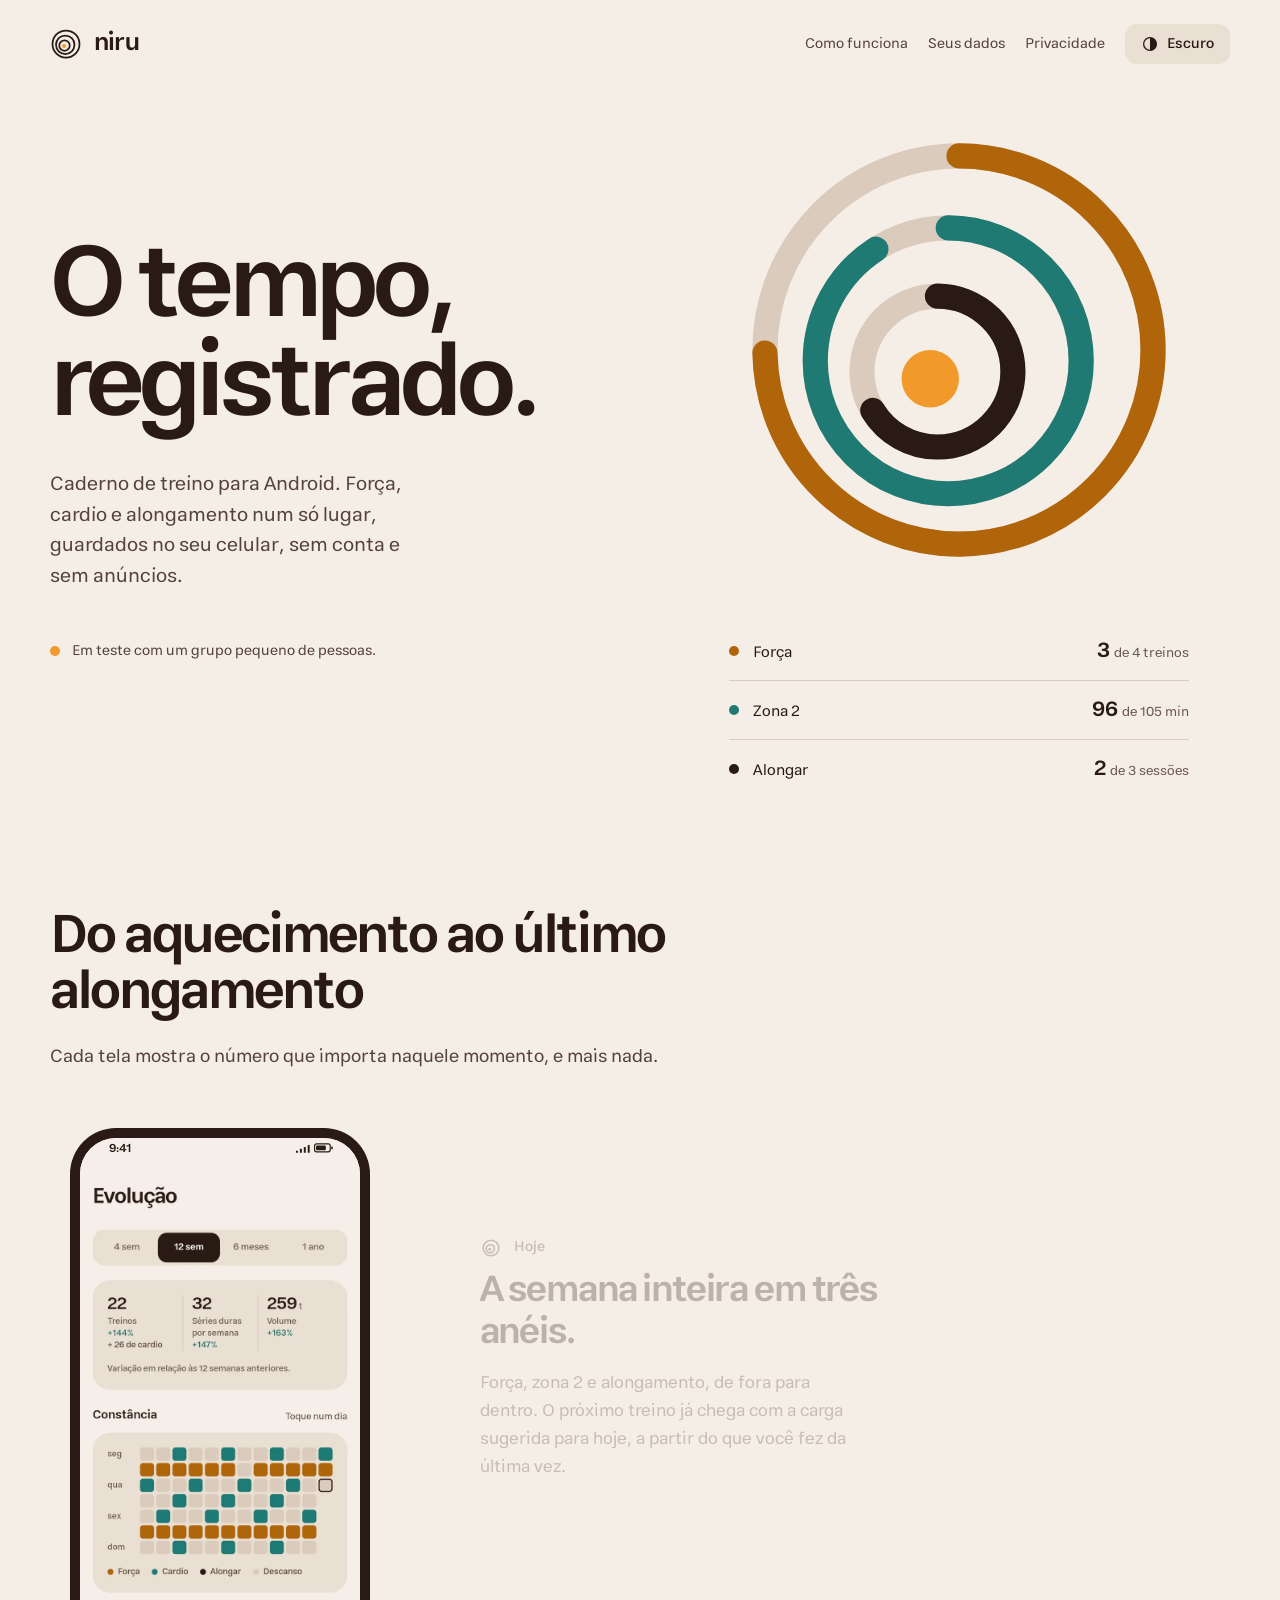
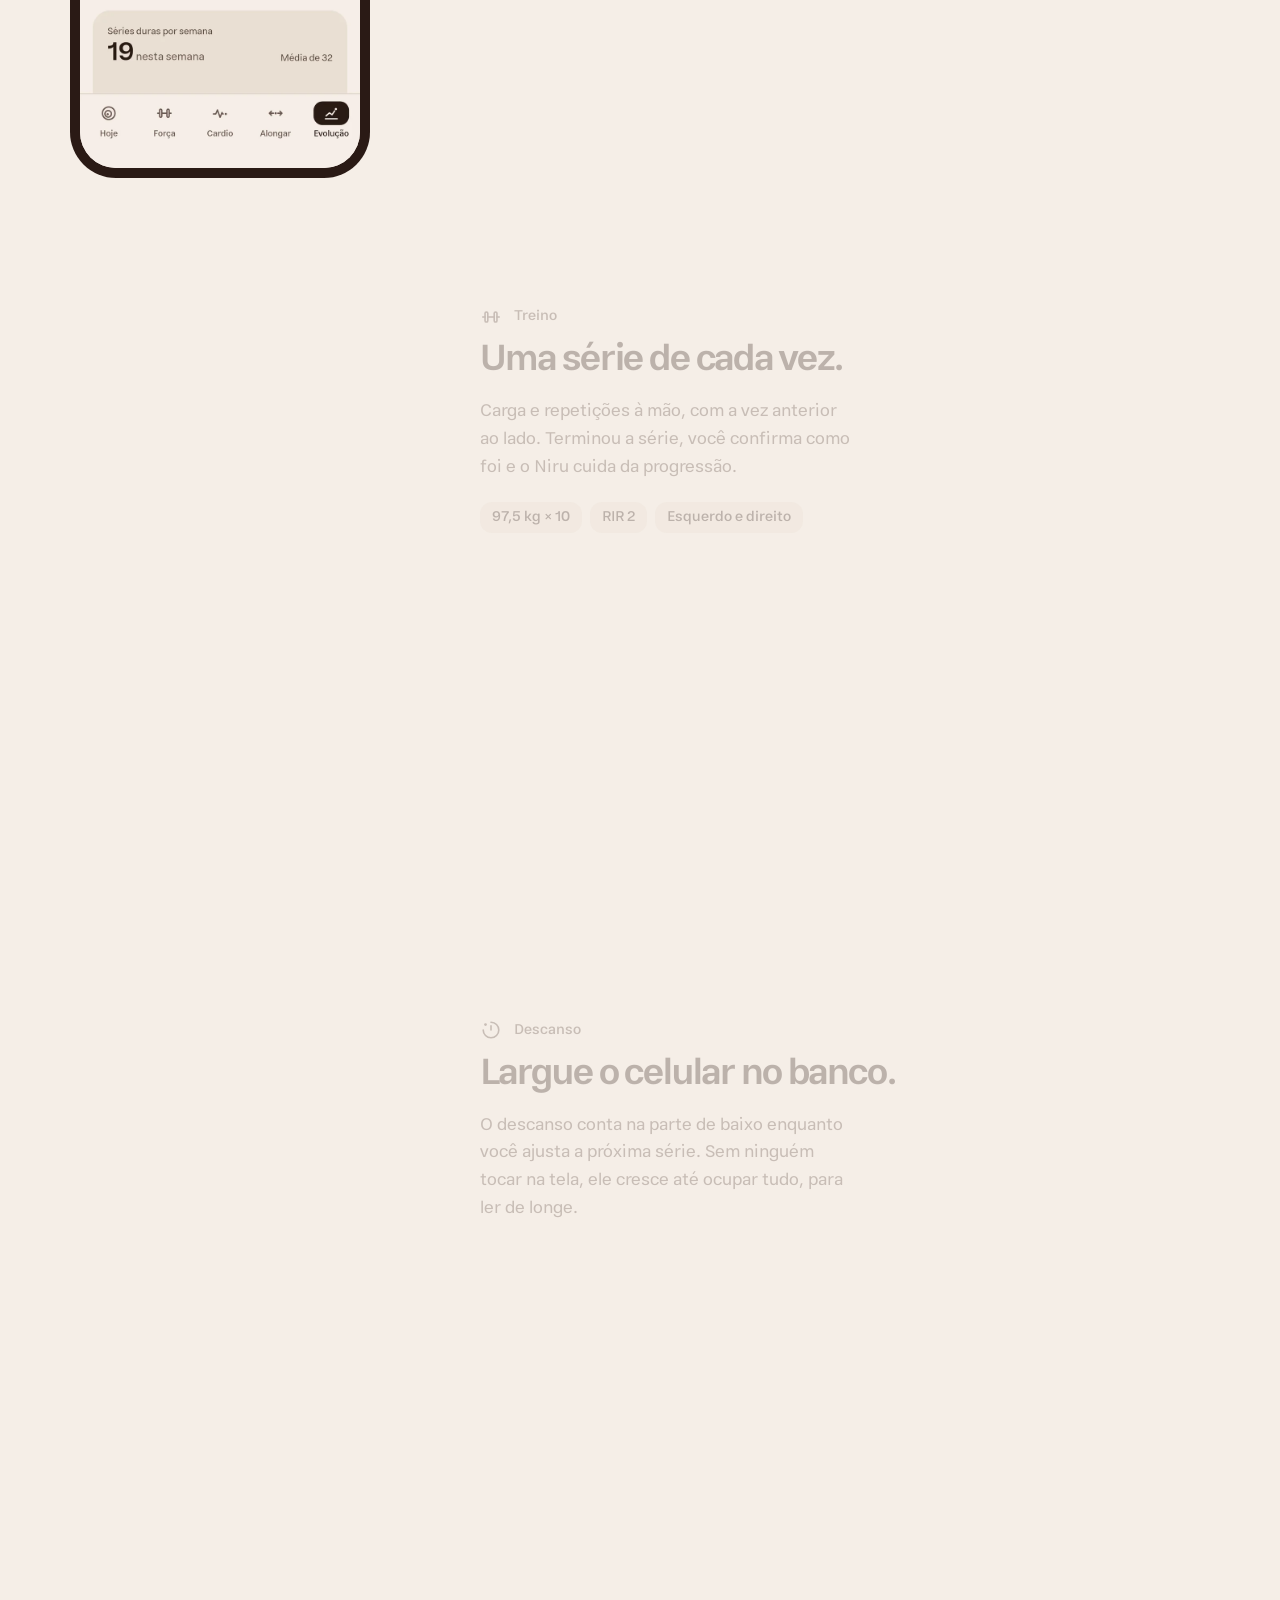
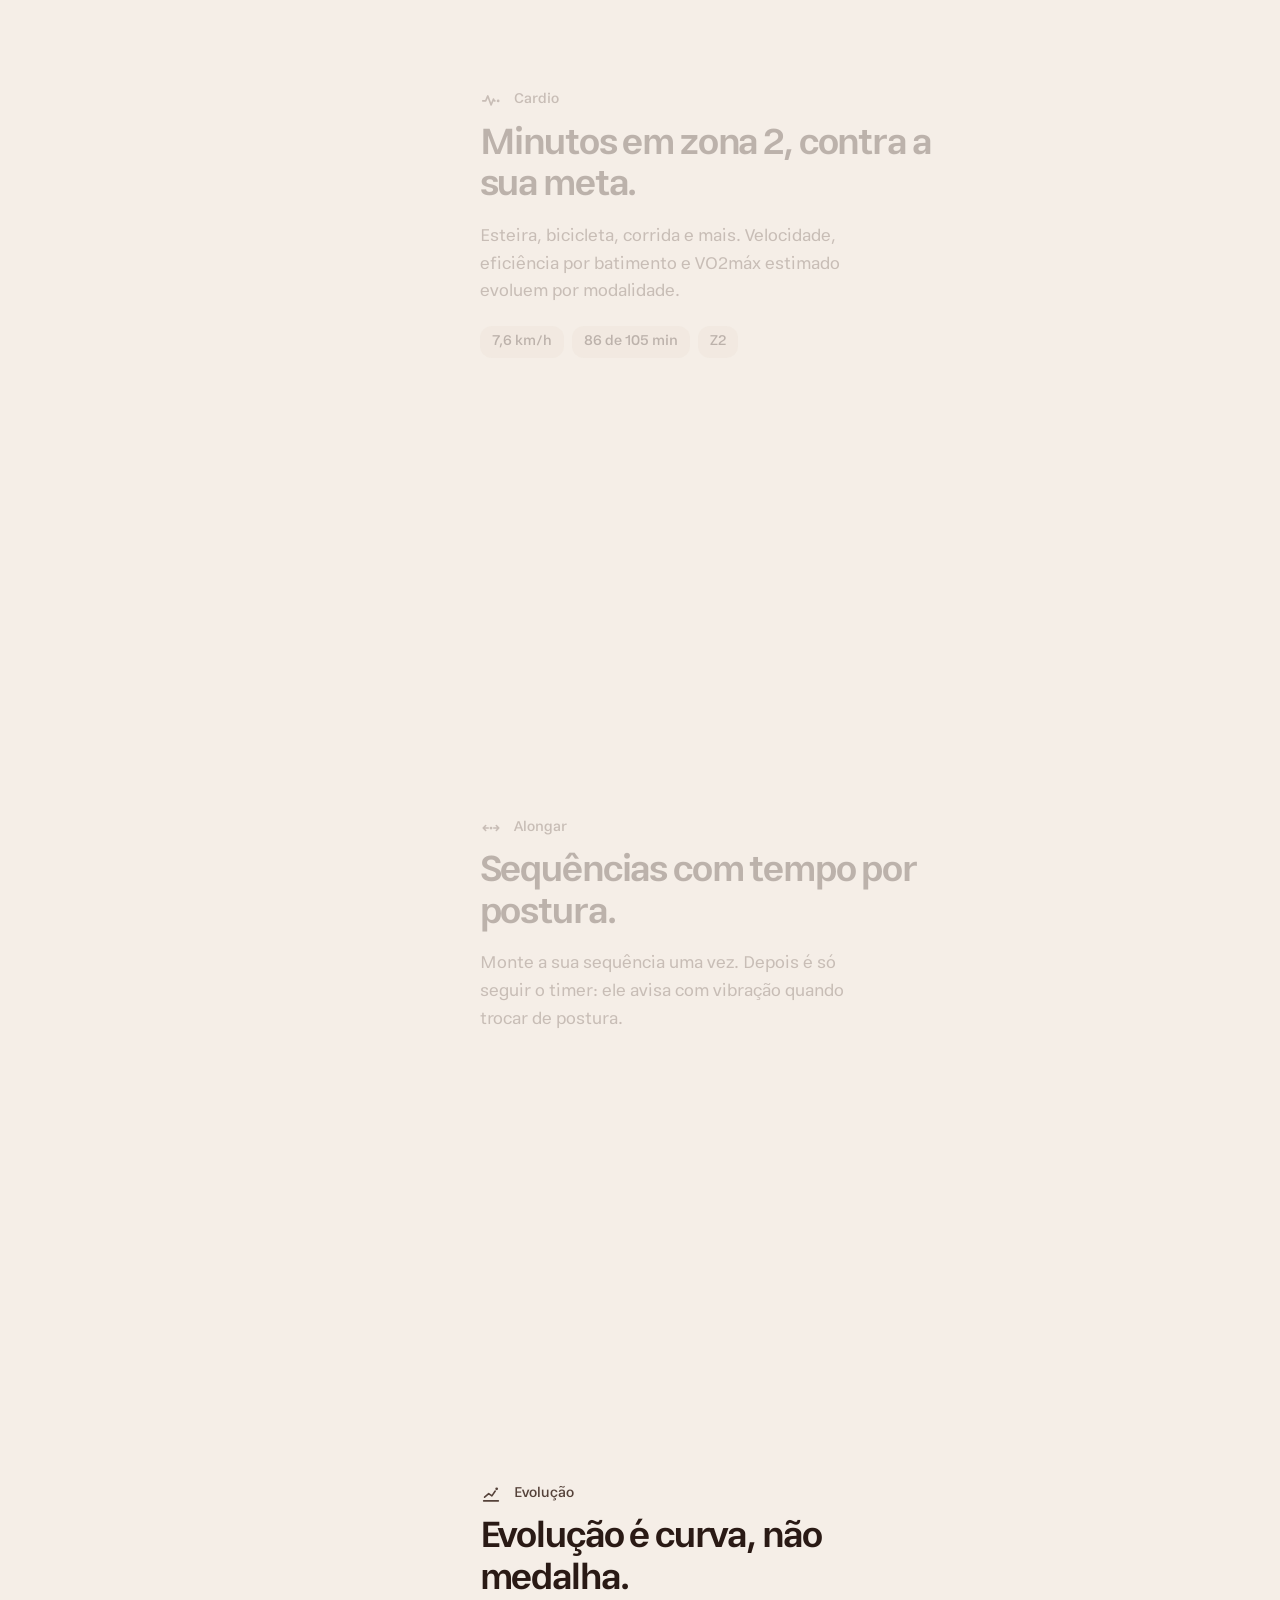
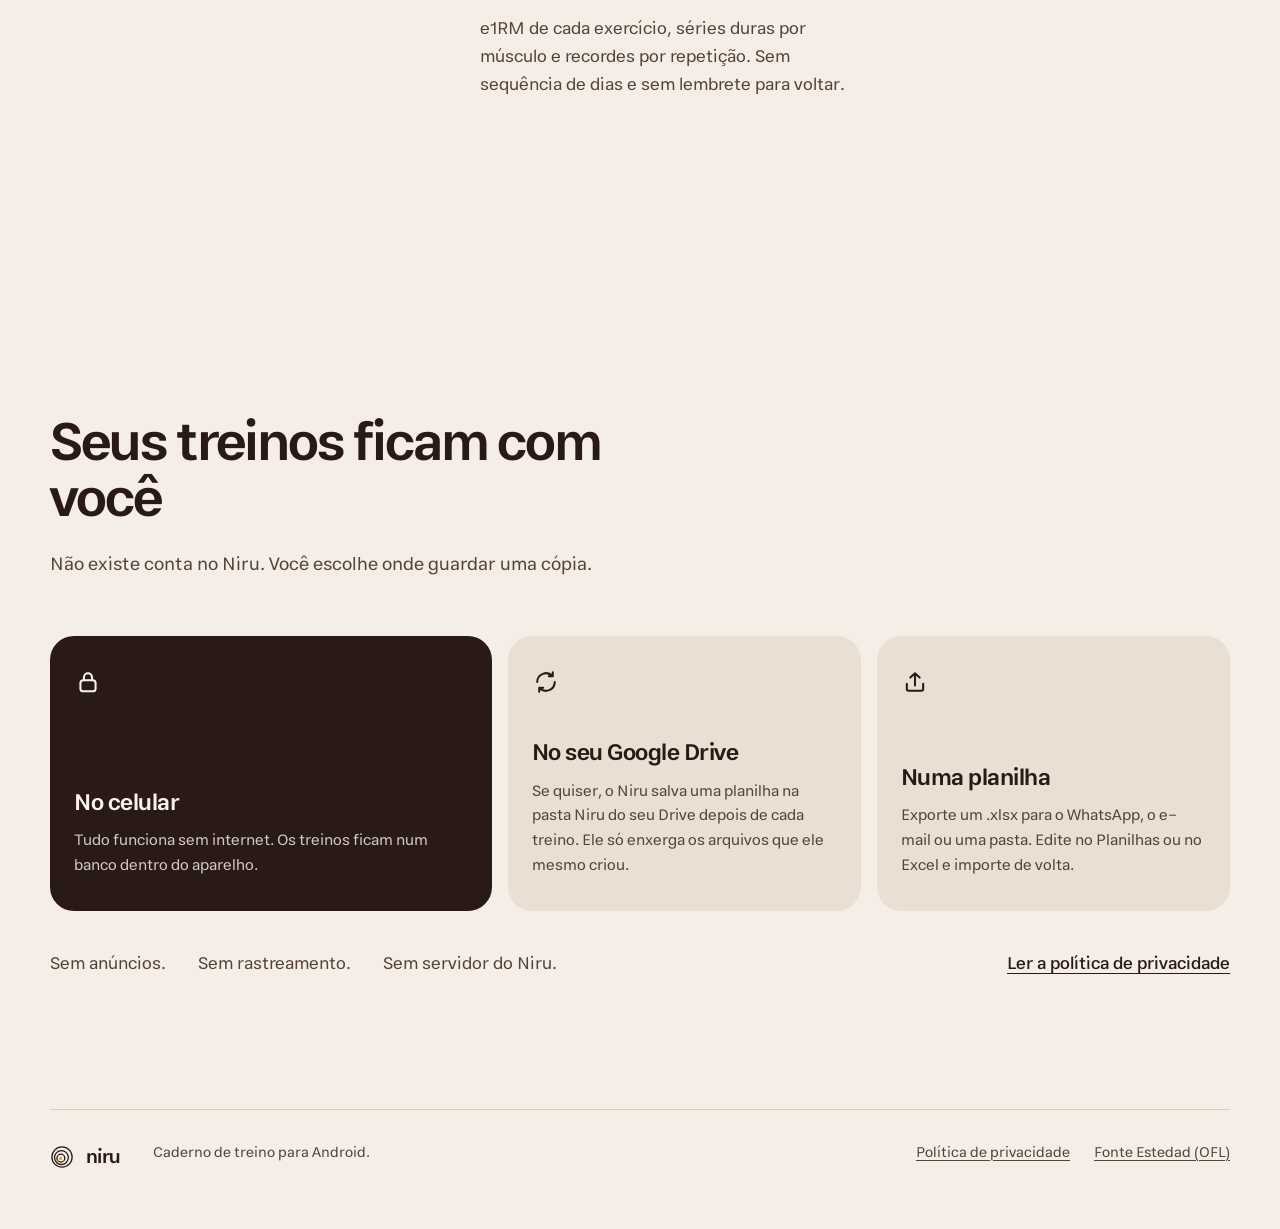
<file: index.html>
<!doctype html>
<html lang="pt-BR">
<head>
  <meta charset="utf-8">
  <meta name="viewport" content="width=device-width, initial-scale=1">
  <title>Niru: caderno de treino para Android</title>
  <meta name="description" content="Niru registra força, cardio e alongamento no seu celular, sem conta e sem anúncios. Backup opcional no seu próprio Google Drive.">
  <meta name="theme-color" content="#f5eee7" media="(prefers-color-scheme: light)">
  <meta name="theme-color" content="#1a100d" media="(prefers-color-scheme: dark)">
  <meta property="og:title" content="Niru: o tempo, registrado">
  <meta property="og:description" content="Caderno de treino para Android: força, cardio e alongamento, sem conta e sem anúncios.">
  <meta property="og:image" content="img/hoje-claro.webp">
  <link rel="icon" href="img/niru-simbolo.svg" type="image/svg+xml">
  <link rel="preload" href="fonts/estedad.woff2" as="font" type="font/woff2" crossorigin>
  <link rel="stylesheet" href="style.css">
  <script>
    (function () {
      var saved = localStorage.getItem('niru-tema');
      var dark = saved ? saved === 'dark' : matchMedia('(prefers-color-scheme: dark)').matches;
      document.documentElement.dataset.theme = dark ? 'dark' : 'light';
    })();
  </script>
</head>
<body>
  <a class="skip" href="#conteudo">Pular para o conteúdo</a>

  <header class="top">
    <a class="brand" href="./" aria-label="Niru, página inicial">
      <svg viewBox="0 0 64 64" aria-hidden="true"><circle cx="32" cy="32" r="27" fill="none" stroke="currentColor" stroke-width="3.5"/><circle cx="30.5" cy="33.5" r="18.5" fill="none" stroke="currentColor" stroke-width="3.5"/><circle cx="29" cy="35" r="10.5" fill="none" stroke="currentColor" stroke-width="3.5"/><circle cx="28" cy="36" r="4" fill="#F2992B"/></svg>
      niru
    </a>
    <nav aria-label="Seções">
      <a href="#como-funciona">Como funciona</a>
      <a href="#seus-dados">Seus dados</a>
      <a class="keep" href="privacidade.html">Privacidade</a>
      <button class="theme" type="button" aria-label="Trocar tema">
        <svg viewBox="0 0 24 24" aria-hidden="true"><circle cx="12" cy="12" r="8.5" fill="none" stroke="currentColor" stroke-width="1.75"/><path d="M12 3.5a8.5 8.5 0 0 1 0 17z" fill="currentColor"/></svg>
        <span>Escuro</span>
      </button>
    </nav>
  </header>

  <main id="conteudo">
    <section class="hero" aria-labelledby="titulo">
      <div>
        <h1 id="titulo">O tempo, registrado.</h1>
        <p class="lede">Caderno de treino para Android. Força, cardio e alongamento num só lugar, guardados no seu celular, sem conta e sem anúncios.</p>
        <p class="status"><i aria-hidden="true"></i>Em teste com um grupo pequeno de pessoas.</p>
      </div>

      <figure class="week" aria-label="Exemplo de semana: força 3 de 4 treinos, zona 2 com 96 de 105 minutos, alongar 2 de 3 sessões">
        <svg class="rings" viewBox="0 0 64 64" aria-hidden="true">
          <g fill="none" stroke-width="3.5">
            <circle class="track" cx="32" cy="32" r="27"/>
            <circle class="track" cx="30.5" cy="33.5" r="18.5"/>
            <circle class="track" cx="29" cy="35" r="10.5"/>
            <circle class="arc forca" cx="32" cy="32" r="27" pathLength="100" transform="rotate(-90 32 32)" style="--off: 25"/>
            <circle class="arc cardio" cx="30.5" cy="33.5" r="18.5" pathLength="100" transform="rotate(-90 30.5 33.5)" style="--off: 8.6"/>
            <circle class="arc alongar" cx="29" cy="35" r="10.5" pathLength="100" transform="rotate(-90 29 35)" style="--off: 33.3"/>
          </g>
          <circle class="dot" cx="28" cy="36" r="4"/>
        </svg>
        <ul class="legend">
          <li><span class="key" style="background: var(--forca)"></span>Força<span><b>3</b><small>de 4 treinos</small></span></li>
          <li><span class="key" style="background: var(--cardio)"></span>Zona 2<span><b>96</b><small>de 105 min</small></span></li>
          <li><span class="key" style="background: var(--alongar)"></span>Alongar<span><b>2</b><small>de 3 sessões</small></span></li>
        </ul>
      </figure>
    </section>

    <section class="tour" id="como-funciona" aria-labelledby="tour-titulo">
      <header>
        <h2 id="tour-titulo">Do aquecimento ao último alongamento</h2>
        <p>Cada tela mostra o número que importa naquele momento, e mais nada.</p>
      </header>

      <div class="stage">
        <div class="stick" aria-hidden="true">
          <div class="phone" id="phone">
            <div class="screen">
              <img data-shot="hoje" alt="" class="on">
              <img data-shot="treino" alt="">
              <img data-shot="descanso" alt="">
              <img data-shot="cardio" alt="">
              <img data-shot="alongar" alt="">
              <img data-shot="evolucao" alt="">
            </div>
            <div class="bar"><span>9:41</span><svg viewBox="0 0 40 12"><path d="M1 9h2v2H1zM5 7h2v4H5zM9 5h2v6H9zM13 3h2v8h-2z"/><rect x="20" y="2" width="16" height="8" rx="2" fill="none" stroke="currentColor" stroke-width="1.2"/><rect x="21.5" y="3.5" width="10" height="5" rx="1"/><rect x="37" y="4.5" width="1.6" height="3" rx=".6"/></svg></div>
            <div class="pill"></div>
          </div>
        </div>

        <ol class="steps">
          <li class="step on" data-shot="hoje">
            <h3><svg viewBox="0 0 24 24" aria-hidden="true"><circle cx="12" cy="12" r="8.5" fill="none" stroke="currentColor" stroke-width="1.75"/><circle cx="11.2" cy="12.8" r="4.4" fill="none" stroke="currentColor" stroke-width="1.75"/><circle cx="10.6" cy="13.4" r="1.5" fill="currentColor"/></svg>Hoje</h3>
            <strong>A semana inteira em três anéis.</strong>
            <p>Força, zona 2 e alongamento, de fora para dentro. O próximo treino já chega com a carga sugerida para hoje, a partir do que você fez da última vez.</p>
            <div class="shot"></div>
          </li>
          <li class="step" data-shot="treino">
            <h3><svg viewBox="0 0 24 24" aria-hidden="true"><rect x="5.5" y="6.5" width="3" height="11" rx="1.5" fill="none" stroke="currentColor" stroke-width="1.75"/><rect x="15.5" y="6.5" width="3" height="11" rx="1.5" fill="none" stroke="currentColor" stroke-width="1.75"/><path d="M8.5 12h7M3 12h2.5M18.5 12H21" fill="none" stroke="currentColor" stroke-width="1.75" stroke-linecap="round"/></svg>Treino</h3>
            <strong>Uma série de cada vez.</strong>
            <p>Carga e repetições à mão, com a vez anterior ao lado. Terminou a série, você confirma como foi e o Niru cuida da progressão.</p>
            <ul class="facts"><li>97,5 kg × 10</li><li>RIR 2</li><li>Esquerdo e direito</li></ul>
            <div class="shot"></div>
          </li>
          <li class="step" data-shot="descanso">
            <h3><svg viewBox="0 0 24 24" aria-hidden="true"><path d="M12 3.5a8.5 8.5 0 1 1-8.5 8.5M12 7.5V12" fill="none" stroke="currentColor" stroke-width="1.75" stroke-linecap="round" stroke-linejoin="round"/><circle cx="6" cy="6" r="1.5" fill="currentColor"/></svg>Descanso</h3>
            <strong>Largue o celular no banco.</strong>
            <p>O descanso conta na parte de baixo enquanto você ajusta a próxima série. Sem ninguém tocar na tela, ele cresce até ocupar tudo, para ler de longe.</p>
            <div class="shot"></div>
          </li>
          <li class="step" data-shot="cardio">
            <h3><svg viewBox="0 0 24 24" aria-hidden="true"><path d="M3 13h3.2l2.3-5.5 3.6 10 2.6-6.5 1 2h.6" fill="none" stroke="currentColor" stroke-width="1.75" stroke-linecap="round" stroke-linejoin="round"/><circle cx="19.8" cy="13" r="1.5" fill="currentColor"/></svg>Cardio</h3>
            <strong>Minutos em zona 2, contra a sua meta.</strong>
            <p>Esteira, bicicleta, corrida e mais. Velocidade, eficiência por batimento e VO2máx estimado evoluem por modalidade.</p>
            <ul class="facts"><li>7,6 km/h</li><li>86 de 105 min</li><li>Z2</li></ul>
            <div class="shot"></div>
          </li>
          <li class="step" data-shot="alongar">
            <h3><svg viewBox="0 0 24 24" aria-hidden="true"><circle cx="12" cy="12" r="1.5" fill="currentColor"/><path d="M9 12H3.5M6.2 9.3L3.5 12l2.7 2.7M15 12h5.5M17.8 9.3l2.7 2.7-2.7 2.7" fill="none" stroke="currentColor" stroke-width="1.75" stroke-linecap="round" stroke-linejoin="round"/></svg>Alongar</h3>
            <strong>Sequências com tempo por postura.</strong>
            <p>Monte a sua sequência uma vez. Depois é só seguir o timer: ele avisa com vibração quando trocar de postura.</p>
            <div class="shot"></div>
          </li>
          <li class="step" data-shot="evolucao">
            <h3><svg viewBox="0 0 24 24" aria-hidden="true"><path d="M4 19.5h16M5 15.5l4.5-4 3.5 2.5 3.6-5.2" fill="none" stroke="currentColor" stroke-width="1.75" stroke-linecap="round" stroke-linejoin="round"/><circle cx="18.2" cy="6.4" r="1.5" fill="currentColor"/></svg>Evolução</h3>
            <strong>Evolução é curva, não medalha.</strong>
            <p>e1RM de cada exercício, séries duras por músculo e recordes por repetição. Sem sequência de dias e sem lembrete para voltar.</p>
            <div class="shot"></div>
          </li>
        </ol>
      </div>
    </section>

    <section class="data" id="seus-dados" aria-labelledby="dados-titulo">
      <header>
        <h2 id="dados-titulo">Seus treinos ficam com você</h2>
        <p>Não existe conta no Niru. Você escolhe onde guardar uma cópia.</p>
      </header>

      <div class="where">
        <article>
          <svg viewBox="0 0 24 24" aria-hidden="true"><rect x="5.5" y="10.5" width="13" height="9.5" rx="2.5" fill="none" stroke="currentColor" stroke-width="1.75"/><path d="M8.5 10.5V8a3.5 3.5 0 0 1 7 0v2.5" fill="none" stroke="currentColor" stroke-width="1.75" stroke-linecap="round"/></svg>
          <h3>No celular</h3>
          <p>Tudo funciona sem internet. Os treinos ficam num banco dentro do aparelho.</p>
        </article>
        <article>
          <svg viewBox="0 0 24 24" aria-hidden="true"><path d="M4.5 12a7.5 7.5 0 0 1 13-5.1M19.5 12a7.5 7.5 0 0 1-13 5.1M17.8 3.6V7h-3.4M6.2 20.4V17h3.4" fill="none" stroke="currentColor" stroke-width="1.75" stroke-linecap="round" stroke-linejoin="round"/></svg>
          <h3>No seu Google Drive</h3>
          <p>Se quiser, o Niru salva uma planilha na pasta Niru do seu Drive depois de cada treino. Ele só enxerga os arquivos que ele mesmo criou.</p>
        </article>
        <article>
          <svg viewBox="0 0 24 24" aria-hidden="true"><path d="M12 15V4.5M8 8.2l4-3.7 4 3.7M5 13.5V18a1.5 1.5 0 0 0 1.5 1.5h11A1.5 1.5 0 0 0 19 18v-4.5" fill="none" stroke="currentColor" stroke-width="1.75" stroke-linecap="round" stroke-linejoin="round"/></svg>
          <h3>Numa planilha</h3>
          <p>Exporte um .xlsx para o WhatsApp, o e-mail ou uma pasta. Edite no Planilhas ou no Excel e importe de volta.</p>
        </article>
      </div>

      <p class="nots">
        <span>Sem anúncios.</span>
        <span>Sem rastreamento.</span>
        <span>Sem servidor do Niru.</span>
        <a href="privacidade.html">Ler a política de privacidade</a>
      </p>
    </section>
  </main>

  <footer class="foot">
    <a class="brand" href="./" aria-label="Niru, página inicial">
      <svg viewBox="0 0 64 64" aria-hidden="true"><circle cx="32" cy="32" r="27" fill="none" stroke="currentColor" stroke-width="3.5"/><circle cx="30.5" cy="33.5" r="18.5" fill="none" stroke="currentColor" stroke-width="3.5"/><circle cx="29" cy="35" r="10.5" fill="none" stroke="currentColor" stroke-width="3.5"/><circle cx="28" cy="36" r="4" fill="#F2992B"/></svg>
      niru
    </a>
    <span>Caderno de treino para Android.</span>
    <nav aria-label="Rodapé">
      <a href="privacidade.html">Política de privacidade</a>
      <a href="fonts/OFL-Estedad.txt">Fonte Estedad (OFL)</a>
    </nav>
  </footer>

  <script src="site.js" defer></script>
</body>
</html>
</file>
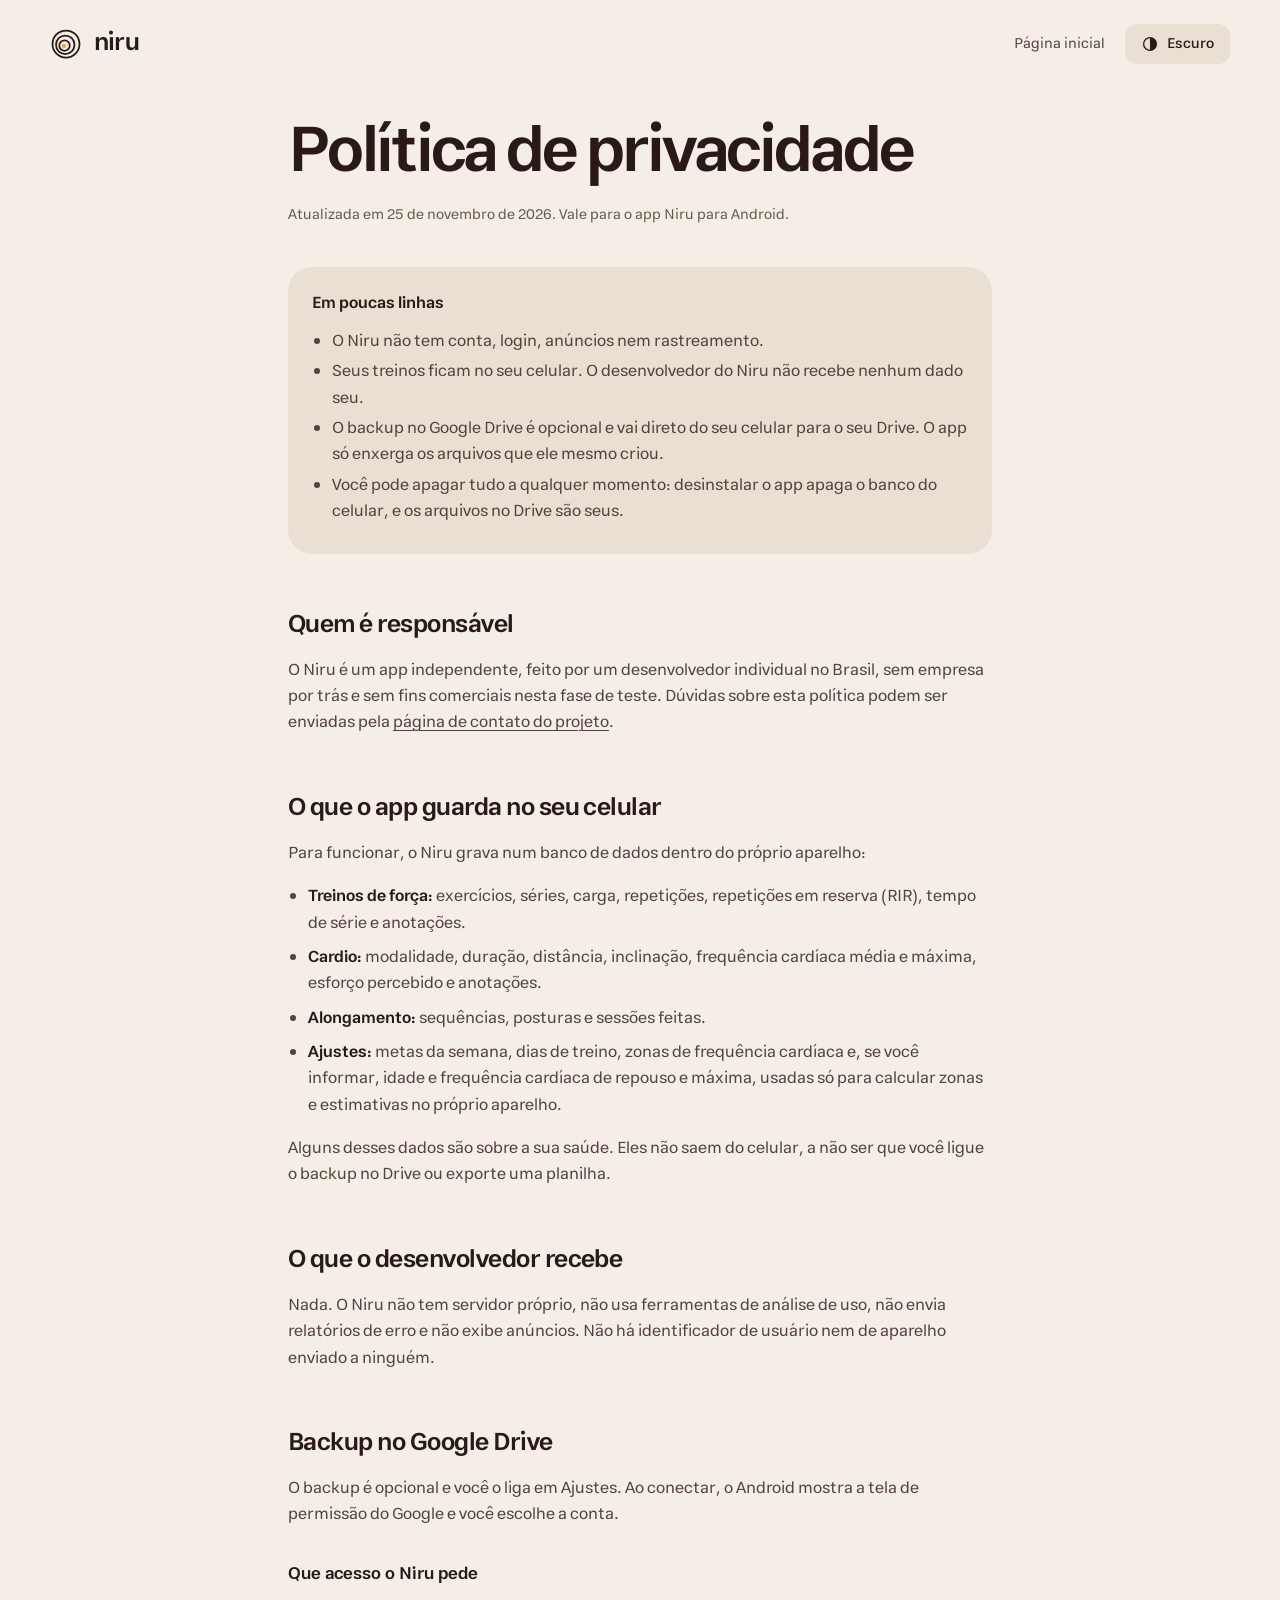
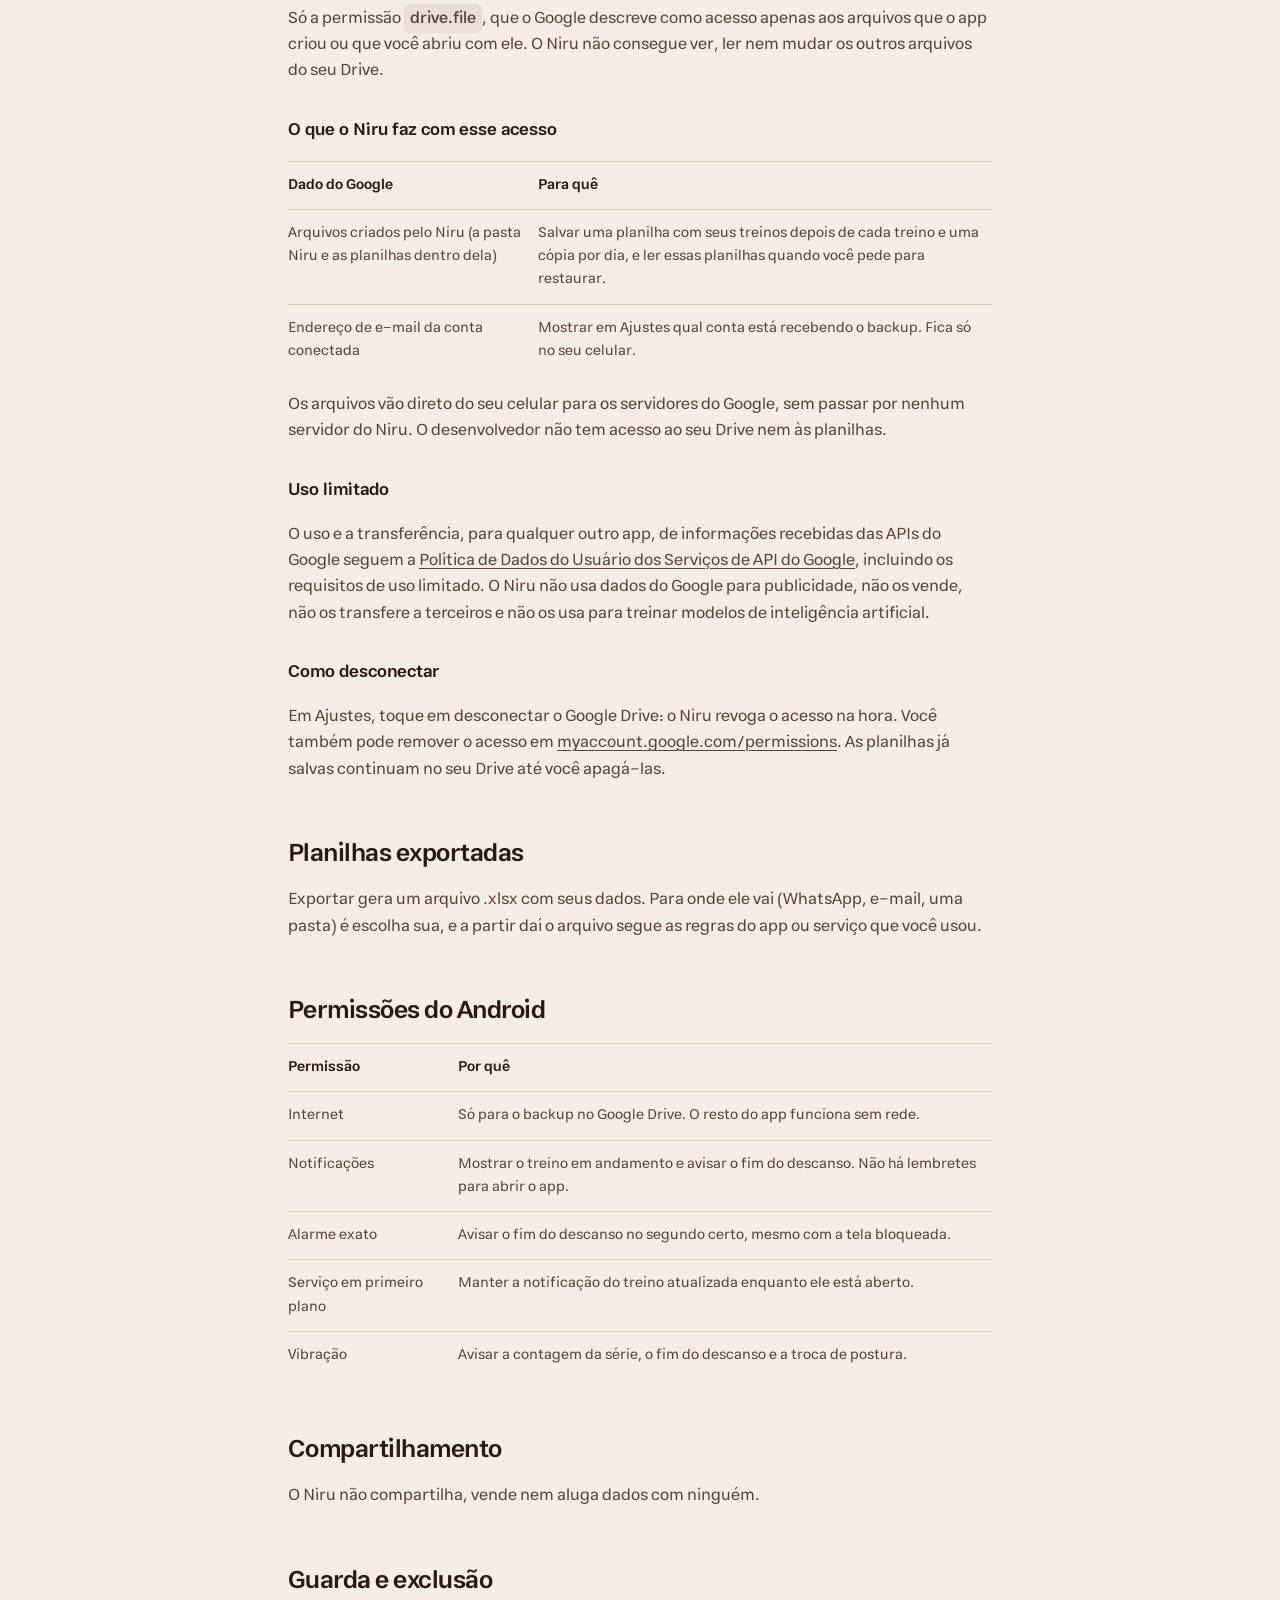
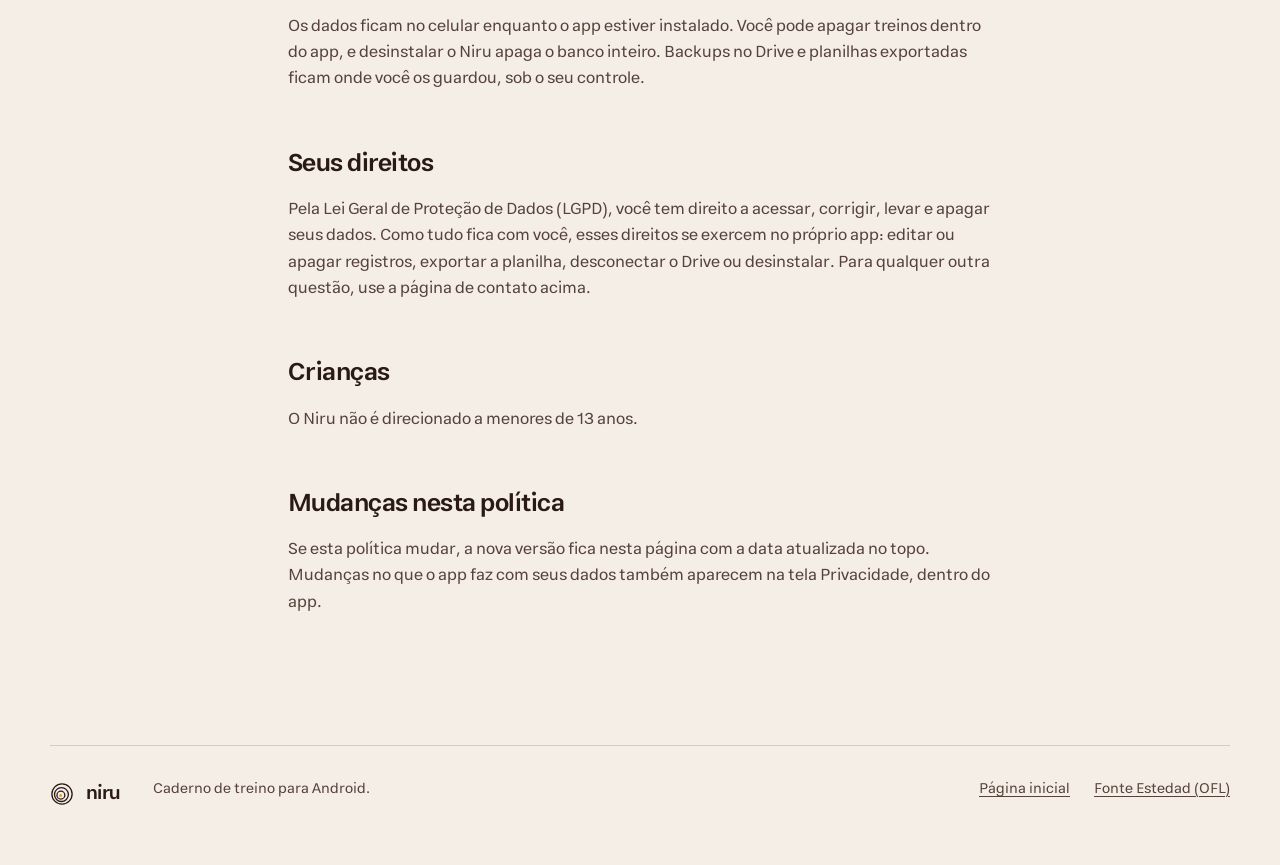
<file: privacidade.html>
<!doctype html>
<html lang="pt-BR">
<head>
  <meta charset="utf-8">
  <meta name="viewport" content="width=device-width, initial-scale=1">
  <title>Política de privacidade do Niru</title>
  <meta name="description" content="O que o Niru guarda, onde guarda e o que faz com o acesso ao seu Google Drive.">
  <meta name="theme-color" content="#f5eee7" media="(prefers-color-scheme: light)">
  <meta name="theme-color" content="#1a100d" media="(prefers-color-scheme: dark)">
  <link rel="icon" href="img/niru-simbolo.svg" type="image/svg+xml">
  <link rel="preload" href="fonts/estedad.woff2" as="font" type="font/woff2" crossorigin>
  <link rel="stylesheet" href="style.css">
  <script>
    (function () {
      var saved = localStorage.getItem('niru-tema');
      var dark = saved ? saved === 'dark' : matchMedia('(prefers-color-scheme: dark)').matches;
      document.documentElement.dataset.theme = dark ? 'dark' : 'light';
    })();
  </script>
</head>
<body>
  <a class="skip" href="#conteudo">Pular para o conteúdo</a>

  <header class="top">
    <a class="brand" href="./" aria-label="Niru, página inicial">
      <svg viewBox="0 0 64 64" aria-hidden="true"><circle cx="32" cy="32" r="27" fill="none" stroke="currentColor" stroke-width="3.5"/><circle cx="30.5" cy="33.5" r="18.5" fill="none" stroke="currentColor" stroke-width="3.5"/><circle cx="29" cy="35" r="10.5" fill="none" stroke="currentColor" stroke-width="3.5"/><circle cx="28" cy="36" r="4" fill="#F2992B"/></svg>
      niru
    </a>
    <nav aria-label="Seções">
      <a class="keep" href="./">Página inicial</a>
      <button class="theme" type="button" aria-label="Trocar tema">
        <svg viewBox="0 0 24 24" aria-hidden="true"><circle cx="12" cy="12" r="8.5" fill="none" stroke="currentColor" stroke-width="1.75"/><path d="M12 3.5a8.5 8.5 0 0 1 0 17z" fill="currentColor"/></svg>
        <span>Escuro</span>
      </button>
    </nav>
  </header>

  <main id="conteudo" class="doc">
    <h1>Política de privacidade</h1>
    <p class="meta">Atualizada em 25 de novembro de 2026. Vale para o app Niru para Android.</p>

    <div class="short">
      <p><strong>Em poucas linhas</strong></p>
      <ul>
        <li>O Niru não tem conta, login, anúncios nem rastreamento.</li>
        <li>Seus treinos ficam no seu celular. O desenvolvedor do Niru não recebe nenhum dado seu.</li>
        <li>O backup no Google Drive é opcional e vai direto do seu celular para o seu Drive. O app só enxerga os arquivos que ele mesmo criou.</li>
        <li>Você pode apagar tudo a qualquer momento: desinstalar o app apaga o banco do celular, e os arquivos no Drive são seus.</li>
      </ul>
    </div>

    <h2>Quem é responsável</h2>
    <p>O Niru é um app independente, feito por um desenvolvedor individual no Brasil, sem empresa por trás e sem fins comerciais nesta fase de teste. Dúvidas sobre esta política podem ser enviadas pela <a href="https://github.com/henriquecweiss/niru-app/issues">página de contato do projeto</a>.</p>

    <h2>O que o app guarda no seu celular</h2>
    <p>Para funcionar, o Niru grava num banco de dados dentro do próprio aparelho:</p>
    <ul>
      <li><strong>Treinos de força:</strong> exercícios, séries, carga, repetições, repetições em reserva (RIR), tempo de série e anotações.</li>
      <li><strong>Cardio:</strong> modalidade, duração, distância, inclinação, frequência cardíaca média e máxima, esforço percebido e anotações.</li>
      <li><strong>Alongamento:</strong> sequências, posturas e sessões feitas.</li>
      <li><strong>Ajustes:</strong> metas da semana, dias de treino, zonas de frequência cardíaca e, se você informar, idade e frequência cardíaca de repouso e máxima, usadas só para calcular zonas e estimativas no próprio aparelho.</li>
    </ul>
    <p>Alguns desses dados são sobre a sua saúde. Eles não saem do celular, a não ser que você ligue o backup no Drive ou exporte uma planilha.</p>

    <h2>O que o desenvolvedor recebe</h2>
    <p>Nada. O Niru não tem servidor próprio, não usa ferramentas de análise de uso, não envia relatórios de erro e não exibe anúncios. Não há identificador de usuário nem de aparelho enviado a ninguém.</p>

    <h2>Backup no Google Drive</h2>
    <p>O backup é opcional e você o liga em Ajustes. Ao conectar, o Android mostra a tela de permissão do Google e você escolhe a conta.</p>

    <h3>Que acesso o Niru pede</h3>
    <p>Só a permissão <code>drive.file</code>, que o Google descreve como acesso apenas aos arquivos que o app criou ou que você abriu com ele. O Niru não consegue ver, ler nem mudar os outros arquivos do seu Drive.</p>

    <h3>O que o Niru faz com esse acesso</h3>
    <table>
      <thead><tr><th>Dado do Google</th><th>Para quê</th></tr></thead>
      <tbody>
        <tr><td>Arquivos criados pelo Niru (a pasta Niru e as planilhas dentro dela)</td><td>Salvar uma planilha com seus treinos depois de cada treino e uma cópia por dia, e ler essas planilhas quando você pede para restaurar.</td></tr>
        <tr><td>Endereço de e-mail da conta conectada</td><td>Mostrar em Ajustes qual conta está recebendo o backup. Fica só no seu celular.</td></tr>
      </tbody>
    </table>
    <p>Os arquivos vão direto do seu celular para os servidores do Google, sem passar por nenhum servidor do Niru. O desenvolvedor não tem acesso ao seu Drive nem às planilhas.</p>

    <h3>Uso limitado</h3>
    <p>O uso e a transferência, para qualquer outro app, de informações recebidas das APIs do Google seguem a <a href="https://developers.google.com/terms/api-services-user-data-policy">Política de Dados do Usuário dos Serviços de API do Google</a>, incluindo os requisitos de uso limitado. O Niru não usa dados do Google para publicidade, não os vende, não os transfere a terceiros e não os usa para treinar modelos de inteligência artificial.</p>

    <h3>Como desconectar</h3>
    <p>Em Ajustes, toque em desconectar o Google Drive: o Niru revoga o acesso na hora. Você também pode remover o acesso em <a href="https://myaccount.google.com/permissions">myaccount.google.com/permissions</a>. As planilhas já salvas continuam no seu Drive até você apagá-las.</p>

    <h2>Planilhas exportadas</h2>
    <p>Exportar gera um arquivo .xlsx com seus dados. Para onde ele vai (WhatsApp, e-mail, uma pasta) é escolha sua, e a partir daí o arquivo segue as regras do app ou serviço que você usou.</p>

    <h2>Permissões do Android</h2>
    <table>
      <thead><tr><th>Permissão</th><th>Por quê</th></tr></thead>
      <tbody>
        <tr><td>Internet</td><td>Só para o backup no Google Drive. O resto do app funciona sem rede.</td></tr>
        <tr><td>Notificações</td><td>Mostrar o treino em andamento e avisar o fim do descanso. Não há lembretes para abrir o app.</td></tr>
        <tr><td>Alarme exato</td><td>Avisar o fim do descanso no segundo certo, mesmo com a tela bloqueada.</td></tr>
        <tr><td>Serviço em primeiro plano</td><td>Manter a notificação do treino atualizada enquanto ele está aberto.</td></tr>
        <tr><td>Vibração</td><td>Avisar a contagem da série, o fim do descanso e a troca de postura.</td></tr>
      </tbody>
    </table>

    <h2>Compartilhamento</h2>
    <p>O Niru não compartilha, vende nem aluga dados com ninguém.</p>

    <h2>Guarda e exclusão</h2>
    <p>Os dados ficam no celular enquanto o app estiver instalado. Você pode apagar treinos dentro do app, e desinstalar o Niru apaga o banco inteiro. Backups no Drive e planilhas exportadas ficam onde você os guardou, sob o seu controle.</p>

    <h2>Seus direitos</h2>
    <p>Pela Lei Geral de Proteção de Dados (LGPD), você tem direito a acessar, corrigir, levar e apagar seus dados. Como tudo fica com você, esses direitos se exercem no próprio app: editar ou apagar registros, exportar a planilha, desconectar o Drive ou desinstalar. Para qualquer outra questão, use a página de contato acima.</p>

    <h2>Crianças</h2>
    <p>O Niru não é direcionado a menores de 13 anos.</p>

    <h2>Mudanças nesta política</h2>
    <p>Se esta política mudar, a nova versão fica nesta página com a data atualizada no topo. Mudanças no que o app faz com seus dados também aparecem na tela Privacidade, dentro do app.</p>
  </main>

  <footer class="foot">
    <a class="brand" href="./" aria-label="Niru, página inicial">
      <svg viewBox="0 0 64 64" aria-hidden="true"><circle cx="32" cy="32" r="27" fill="none" stroke="currentColor" stroke-width="3.5"/><circle cx="30.5" cy="33.5" r="18.5" fill="none" stroke="currentColor" stroke-width="3.5"/><circle cx="29" cy="35" r="10.5" fill="none" stroke="currentColor" stroke-width="3.5"/><circle cx="28" cy="36" r="4" fill="#F2992B"/></svg>
      niru
    </a>
    <span>Caderno de treino para Android.</span>
    <nav aria-label="Rodapé">
      <a href="./">Página inicial</a>
      <a href="fonts/OFL-Estedad.txt">Fonte Estedad (OFL)</a>
    </nav>
  </footer>

  <script src="site.js" defer></script>
</body>
</html>
</file>
<file: style.css>
/* Niru: sistema Terral. Areia no fundo, café na tinta, sol onde algo está acontecendo. */

@font-face {
  font-family: "Estedad";
  src: url("fonts/estedad.woff2") format("woff2");
  font-weight: 100 900;
  font-style: normal;
  font-display: swap;
}

:root {
  --areia-100: #f8f2ec;
  --areia-200: #f5eee7;
  --areia-300: #eadfd3;
  --areia-400: #dacbbd;
  --areia-500: #c4b2a2;
  --cafe-300: #a08b7c;
  --cafe-500: #6b574e;
  --cafe-600: #55423a;
  --cafe-700: #4a372e;
  --cafe-800: #382720;
  --cafe-900: #2a1a15;
  --cafe-950: #1a100d;
  --sol-300: #f5b45a;
  --sol-400: #f2992b;
  --sol-600: #b0650b;
  --sol-700: #8a4b06;
  --sol-900: #4a2e12;
  --mare-300: #63ada6;
  --mare-500: #1f7a74;

  --bg: var(--areia-200);
  --surface: var(--areia-300);
  --surface-raised: var(--areia-100);
  --outline: var(--areia-400);
  --track: var(--areia-400);
  --ink: var(--cafe-900);
  --ink-2: var(--cafe-600);
  --ink-3: var(--cafe-500);
  --primary: var(--cafe-900);
  --on-primary: var(--areia-100);
  --accent: var(--sol-400);
  --on-accent: var(--cafe-900);
  --accent-text: var(--sol-700);
  --forca: var(--sol-600);
  --cardio: var(--mare-500);
  --alongar: var(--cafe-900);
  --focus: var(--mare-500);
  --frame: var(--cafe-900);

  --s1: 4px; --s2: 8px; --s3: 12px; --s4: 16px; --s5: 20px; --s6: 24px;
  --s8: 32px; --s10: 40px; --s14: 56px;
  --r-md: 12px; --r-lg: 16px; --r-xl: 24px;

  --ease: cubic-bezier(0.2, 0, 0, 1);
  --page: min(1180px, 100% - 2 * var(--s6));
  color-scheme: light;
}

:root[data-theme="dark"] {
  --bg: var(--cafe-950);
  --surface: var(--cafe-900);
  --surface-raised: var(--cafe-800);
  --outline: var(--cafe-700);
  --track: var(--cafe-700);
  --ink: var(--areia-200);
  --ink-2: var(--areia-400);
  --ink-3: var(--areia-500);
  --primary: var(--areia-200);
  --on-primary: var(--cafe-900);
  --accent-text: var(--sol-300);
  --forca: var(--sol-300);
  --cardio: var(--mare-300);
  --alongar: var(--areia-200);
  --focus: var(--mare-300);
  --frame: #0f0907;
  color-scheme: dark;
}

* { box-sizing: border-box; }

html {
  -webkit-text-size-adjust: 100%;
  scroll-behavior: smooth;
}

body {
  margin: 0;
  background: var(--bg);
  color: var(--ink);
  font-family: "Estedad", system-ui, sans-serif;
  font-size: 17px;
  line-height: 1.55;
  font-weight: 400;
  transition: background-color 320ms var(--ease), color 320ms var(--ease);
}

img { display: block; max-width: 100%; }

a { color: inherit; text-decoration-thickness: 1px; text-underline-offset: 0.2em; }
a:hover { text-decoration-thickness: 2px; }

:focus-visible {
  outline: 2px solid var(--focus);
  outline-offset: 2px;
  border-radius: 4px;
}

.skip {
  position: absolute;
  left: var(--s4);
  top: -100px;
  background: var(--primary);
  color: var(--on-primary);
  padding: var(--s2) var(--s4);
  border-radius: var(--r-md);
  z-index: 10;
}
.skip:focus { top: var(--s4); }

/* ---------- topo ---------- */

.top {
  width: var(--page);
  margin: 0 auto;
  padding-top: var(--s6);
  display: flex;
  align-items: center;
  gap: var(--s6);
}

.brand {
  display: inline-flex;
  align-items: center;
  gap: var(--s3);
  text-decoration: none;
  font-weight: 600;
  font-size: 26px;
  letter-spacing: -0.03em;
}
.brand svg { width: 32px; height: 32px; }

.top nav {
  margin-left: auto;
  display: flex;
  align-items: center;
  gap: var(--s5);
  font-size: 15px;
}
.top nav a { text-decoration: none; color: var(--ink-2); }
.top nav a:hover { color: var(--ink); }

.theme {
  appearance: none;
  border: 0;
  background: var(--surface);
  color: var(--ink);
  font: inherit;
  font-size: 15px;
  font-weight: 500;
  height: 40px;
  padding: 0 var(--s4);
  border-radius: var(--r-md);
  cursor: pointer;
  display: inline-flex;
  align-items: center;
  gap: var(--s2);
}
.theme svg { width: 18px; height: 18px; }

/* ---------- abertura ---------- */

.hero {
  width: var(--page);
  margin: 0 auto;
  min-height: min(86vh, 860px);
  display: grid;
  grid-template-columns: minmax(0, 1.1fr) minmax(0, 1fr);
  align-items: center;
  gap: var(--s10);
  padding: var(--s14) 0;
}

.hero h1 {
  font-size: clamp(3.4rem, 8.4vw, 7.6rem);
  line-height: 0.92;
  letter-spacing: -0.045em;
  font-weight: 600;
  margin: 0 0 var(--s8);
}

.lede {
  font-size: clamp(1.1rem, 1.6vw, 1.3rem);
  line-height: 1.5;
  color: var(--ink-2);
  max-width: 32ch;
  margin: 0 0 var(--s8);
}

.status {
  display: inline-flex;
  align-items: center;
  gap: var(--s3);
  font-size: 15px;
  color: var(--ink-2);
}
.status i {
  width: 10px;
  height: 10px;
  border-radius: 50%;
  background: var(--accent);
  box-shadow: 0 0 0 0 rgba(242, 153, 43, 0.5);
  animation: pulse 2.4s var(--ease) infinite;
}

@keyframes pulse {
  0% { box-shadow: 0 0 0 0 rgba(242, 153, 43, 0.55); }
  70% { box-shadow: 0 0 0 10px rgba(242, 153, 43, 0); }
  100% { box-shadow: 0 0 0 0 rgba(242, 153, 43, 0); }
}

/* Os três anéis: a semana de força, zona 2 e alongamento. */
.week {
  justify-self: center;
  width: min(100%, 460px);
  margin: 0;
}

.rings { width: 100%; height: auto; overflow: visible; }
.rings .track { stroke: var(--track); }
.rings .arc {
  stroke-linecap: round;
  stroke-dasharray: 100 100;
  stroke-dashoffset: 100;
  transition: stroke-dashoffset 1400ms var(--ease);
}
.rings .forca { stroke: var(--forca); }
.rings .cardio { stroke: var(--cardio); transition-delay: 140ms; }
.rings .alongar { stroke: var(--alongar); transition-delay: 280ms; }
.rings .dot { fill: var(--accent); transform-origin: 28px 36px; transform: scale(0); transition: transform 500ms var(--ease) 900ms; }
.week.on .arc { stroke-dashoffset: var(--off); }
.week.on .dot { transform: scale(1); }

.legend {
  list-style: none;
  margin: var(--s8) 0 0;
  padding: 0;
}
.legend li {
  display: grid;
  grid-template-columns: 12px 1fr auto;
  align-items: baseline;
  gap: var(--s3);
  padding: var(--s3) 0;
  border-top: 1px solid var(--outline);
  font-size: 16px;
}
.legend li:first-child { border-top: 0; }
.legend .key { width: 10px; height: 10px; border-radius: 50%; align-self: center; }
.legend b { font-weight: 600; font-size: 22px; letter-spacing: -0.02em; }
.legend small { font-size: 14px; color: var(--ink-3); margin-left: var(--s1); }

/* ---------- celular ---------- */

.phone {
  --w: 300px;
  width: var(--w);
  aspect-ratio: 720 / 1560;
  border-radius: 46px;
  padding: 10px;
  background: var(--frame);
  position: relative;
  container-type: inline-size;
}
.phone .screen {
  position: absolute;
  inset: 10px;
  border-radius: 36px;
  overflow: hidden;
  background: var(--bg);
}
.phone .screen img {
  position: absolute;
  inset: 0;
  width: 100%;
  height: 100%;
  object-fit: cover;
  opacity: 0;
  transition: opacity 360ms var(--ease);
}
.phone .screen img.on { opacity: 1; }

/* Descanso: a faixa da doca cresce até a tela cheia, como no app. */
.phone .screen img.morph {
  opacity: 1;
  z-index: 1;
  animation: morph 620ms var(--ease) both;
}
@keyframes morph {
  0% { clip-path: inset(80.5% 4% 12.5% 4% round 18px); filter: saturate(1.1); }
  45% { clip-path: inset(30% 2% 6% 2% round 14px); }
  100% { clip-path: inset(0 0 0 0 round 0); }
}

/* Barra de status e de gestos por cima do print (48 e 16 dp no aparelho). */
.phone .bar {
  position: absolute;
  left: 0;
  right: 0;
  top: 0;
  height: 5.64%;
  display: flex;
  align-items: center;
  justify-content: space-between;
  padding: 1.2% 12% 0 13%;
  font-size: 4.4cqw;
  font-weight: 600;
  color: var(--ink);
  z-index: 2;
  transition: color 360ms var(--ease);
}
.phone.rest .bar { color: var(--cafe-900); }
.phone .bar svg { height: 4.2cqw; width: auto; fill: currentColor; }
.phone .pill {
  position: absolute;
  bottom: 0.9%;
  left: 50%;
  width: 34%;
  height: 0.45%;
  transform: translateX(-50%);
  border-radius: 99px;
  background: var(--ink);
  opacity: 0.5;
  z-index: 2;
}

/* ---------- percurso pelo app ---------- */

.tour {
  width: var(--page);
  margin: 0 auto;
  padding: var(--s14) 0;
}

.tour > header, .data > header {
  max-width: 40rem;
  margin-bottom: var(--s14);
}

h2 {
  font-size: clamp(2.2rem, 4.4vw, 3.6rem);
  line-height: 1;
  letter-spacing: -0.035em;
  font-weight: 600;
  margin: 0 0 var(--s5);
}

.tour > header p, .data > header p {
  color: var(--ink-2);
  font-size: 19px;
  margin: 0;
}

.stage {
  display: grid;
  grid-template-columns: 340px minmax(0, 1fr);
  gap: clamp(var(--s10), 7vw, 120px);
}

.stage .stick {
  position: sticky;
  top: calc(50vh - 325px);
  height: 650px;
  display: flex;
  justify-content: center;
}

.steps { list-style: none; margin: 0; padding: 0; }

.step {
  min-height: 78vh;
  display: flex;
  flex-direction: column;
  justify-content: center;
  max-width: 30rem;
  opacity: 0.28;
  transition: opacity 420ms var(--ease);
}
.step.on { opacity: 1; }
.step:first-child { min-height: 60vh; justify-content: flex-start; padding-top: 12vh; }
.step:last-child { min-height: 70vh; }

.step h3 {
  display: flex;
  align-items: center;
  gap: var(--s3);
  font-size: 15px;
  font-weight: 500;
  color: var(--ink-2);
  margin: 0 0 var(--s3);
}
.step h3 svg { width: 22px; height: 22px; }
.step strong {
  display: block;
  font-size: clamp(1.8rem, 3vw, 2.4rem);
  line-height: 1.08;
  letter-spacing: -0.03em;
  font-weight: 600;
  margin-bottom: var(--s4);
}
.step p { margin: 0; color: var(--ink-2); font-size: 18px; max-width: 34ch; }
.step .shot { display: none; }

.facts {
  display: flex;
  flex-wrap: wrap;
  gap: var(--s2);
  margin-top: var(--s5);
  padding: 0;
  list-style: none;
}
.facts li {
  background: var(--surface);
  border-radius: var(--r-md);
  padding: var(--s1) var(--s3);
  font-size: 15px;
  font-weight: 500;
}

/* ---------- dados ---------- */

.data {
  width: var(--page);
  margin: 0 auto;
  padding: var(--s14) 0;
}

.where {
  display: grid;
  grid-template-columns: 1.25fr 1fr 1fr;
  gap: var(--s4);
}
.where article {
  background: var(--surface);
  border-radius: var(--r-xl);
  padding: var(--s8) var(--s6);
  display: flex;
  flex-direction: column;
  gap: var(--s3);
  min-height: 260px;
}
.where article:first-child {
  background: var(--primary);
  color: var(--on-primary);
}
.where article:first-child p { color: inherit; opacity: 0.82; }
.where h3 {
  font-size: 24px;
  letter-spacing: -0.02em;
  line-height: 1.15;
  font-weight: 600;
  margin: auto 0 0;
}
.where p { margin: 0; color: var(--ink-2); font-size: 16px; }
.where svg { width: 28px; height: 28px; margin-bottom: var(--s8); }

.nots {
  display: flex;
  flex-wrap: wrap;
  align-items: baseline;
  gap: var(--s3) var(--s8);
  margin-top: var(--s10);
  font-size: 18px;
}
.nots span { color: var(--ink-2); }
.nots a { margin-left: auto; font-weight: 500; }

/* ---------- pé ---------- */

.foot {
  width: var(--page);
  margin: var(--s14) auto 0;
  padding: var(--s8) 0 var(--s14);
  border-top: 1px solid var(--outline);
  display: flex;
  flex-wrap: wrap;
  gap: var(--s4) var(--s8);
  font-size: 15px;
  color: var(--ink-2);
}
.foot .brand { font-size: 20px; color: var(--ink); }
.foot .brand svg { width: 24px; height: 24px; }
.foot nav { margin-left: auto; display: flex; gap: var(--s6); }

/* ---------- política ---------- */

.doc {
  width: min(44rem, 100% - 2 * var(--s6));
  margin: 0 auto;
  padding: var(--s14) 0;
}
.doc h1 {
  font-size: clamp(2.6rem, 6vw, 4.2rem);
  line-height: 1;
  letter-spacing: -0.04em;
  font-weight: 600;
  margin: 0 0 var(--s4);
}
.doc .meta { color: var(--ink-3); font-size: 15px; margin: 0 0 var(--s10); }
.doc .short {
  background: var(--surface);
  border-radius: var(--r-xl);
  padding: var(--s6);
  margin-bottom: var(--s14);
}
.doc .short p { margin: 0 0 var(--s3); }
.doc .short ul { margin: 0; padding-left: 1.2em; }
.doc .short li { margin: var(--s1) 0; }
.doc h2 {
  font-size: 26px;
  letter-spacing: -0.02em;
  line-height: 1.2;
  margin: var(--s14) 0 var(--s4);
}
.doc h3 { font-size: 18px; margin: var(--s8) 0 var(--s2); font-weight: 600; }
.doc p, .doc li { color: var(--ink-2); }
.doc strong { color: var(--ink); font-weight: 600; }
.doc ul { padding-left: 1.2em; }
.doc li { margin: var(--s2) 0; }
.doc code { font-family: inherit; font-weight: 500; background: var(--surface); padding: 1px 6px; border-radius: 6px; }
.doc table { width: 100%; border-collapse: collapse; font-size: 15px; margin: var(--s4) 0; }
.doc th, .doc td { text-align: left; padding: var(--s3) var(--s3) var(--s3) 0; border-top: 1px solid var(--outline); vertical-align: top; }
.doc th { font-weight: 600; color: var(--ink); }
.doc td { color: var(--ink-2); }

/* ---------- telas menores ---------- */

@media (max-width: 960px) {
  .hero { grid-template-columns: 1fr; min-height: 0; padding-top: var(--s10); gap: var(--s14); }
  .week { width: min(100%, 380px); justify-self: start; }
  .stage { grid-template-columns: 1fr; }
  .stage .stick { display: none; }
  .step, .step:first-child, .step:last-child { min-height: 0; padding: 0 0 var(--s14); opacity: 1; justify-content: flex-start; }
  .step .shot { display: block; margin-top: var(--s8); }
  .step .shot .phone { --w: min(300px, 78vw); }
  .where { grid-template-columns: 1fr; }
  .where article { min-height: 0; }
  .nots a { margin-left: 0; }
}

@media (max-width: 560px) {
  body { font-size: 16px; }
  .top nav a:not(.keep) { display: none; }
  .foot nav { margin-left: 0; }
}

@media (prefers-reduced-motion: reduce) {
  html { scroll-behavior: auto; }
  *, *::before, *::after { transition-duration: 0ms !important; animation: none !important; }
  .week .arc { stroke-dashoffset: var(--off); }
  .week .dot { transform: scale(1); }
}
</file>
